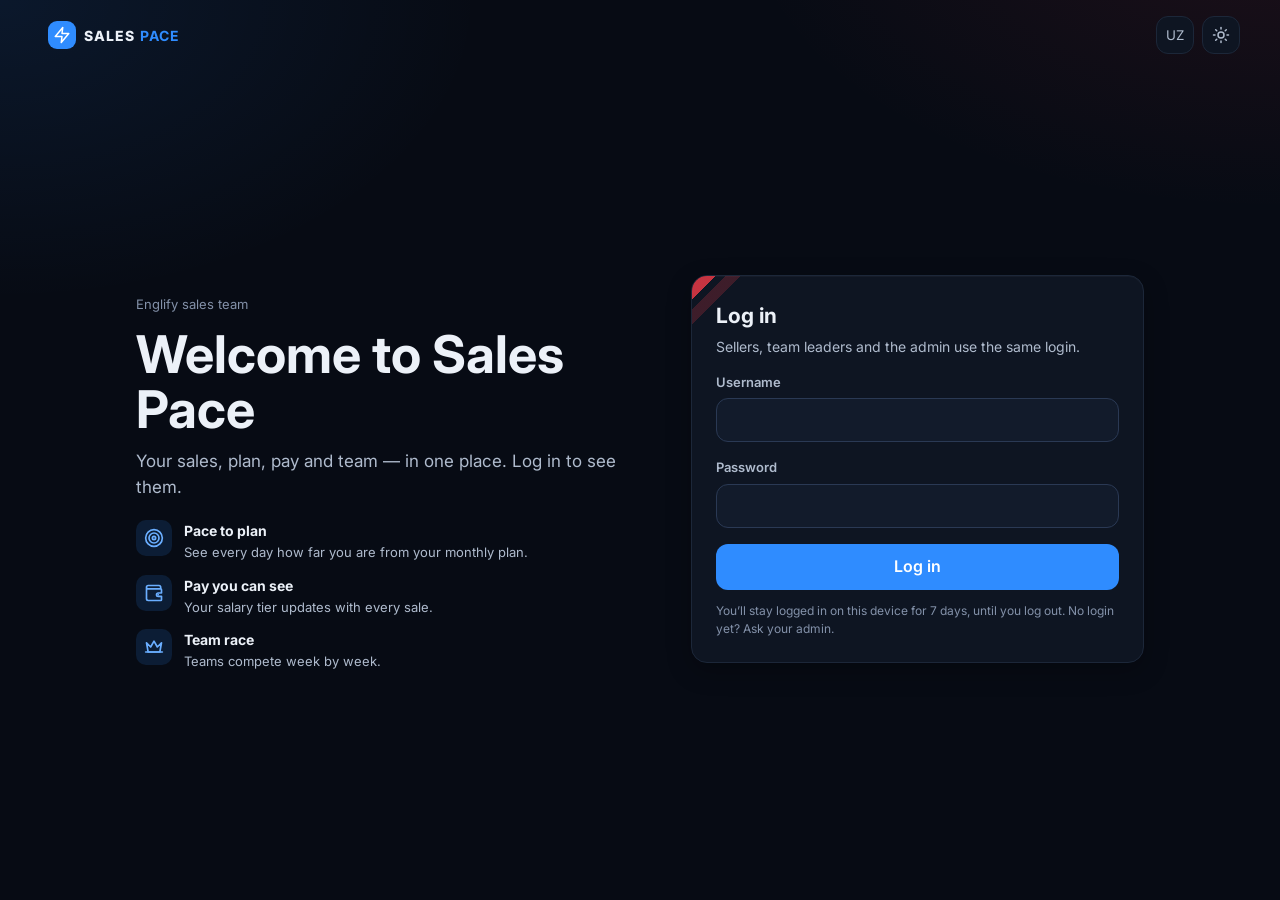
<file: site/index.html>
<!DOCTYPE html>
<html lang="en" data-theme="dark">
<head>
<meta charset="UTF-8">
<meta name="viewport" content="width=device-width, initial-scale=1.0, viewport-fit=cover">
<title>Sales Pace</title>
<meta name="theme-color" content="#070B14">
<script>
  // Apply the saved theme and language before the page paints (no flash).
  (function(){ try{
    var t = localStorage.getItem('salesPace.theme'); if (t === 'light' || t === 'dark') document.documentElement.setAttribute('data-theme', t);
    var l = localStorage.getItem('salesPace.lang'); if (l === 'uz' || l === 'en') document.documentElement.setAttribute('lang', l);
  }catch(e){} })();
</script>
<link rel="preconnect" href="https://fonts.googleapis.com">
<link rel="preconnect" href="https://fonts.gstatic.com" crossorigin>
<link href="https://fonts.googleapis.com/css2?family=Inter:wght@400;500;600;700&family=Plus+Jakarta+Sans:wght@600;700;800&display=swap" rel="stylesheet">
<link rel="stylesheet" href="pace-ui.css?v=8c9815c2dc">
</head>
<body>
<div id="app" class="boot">Loading…</div>

<script>
  // Your Apps Script Web App URL (ends in /exec). This is the ONLY place it goes.
  window.SALES_PACE_SCRIPT_URL = 'PASTE_YOUR_APPS_SCRIPT_WEB_APP_URL_HERE';
</script>
<script src="pace-lib.js?v=02c25605f2"></script>
<script src="i18n.js?v=13d842b0b6"></script>
<script src="app.js?v=6aff0ec0fa"></script>
</body>
</html>
</file>
<file: site/pace-ui.css>
/* ============================================================
   Sales Pace — design system
   Direction: the "Bold & Modern" mockup. Deep graphite-navy,
   blue for progress and actions, red reserved for the brand mark,
   the active page and bad news. Dark by default, light on request.
   ============================================================ */

:root,
:root[data-theme="dark"]{
  color-scheme: dark;
  --bg:            #070B14;
  --bg-glow-a:     rgba(47,140,255,0.10);
  --bg-glow-b:     rgba(230,57,70,0.10);
  --sidebar:       #0A101C;
  --surface:       #0E1522;
  --surface-2:     #121B2B;
  --surface-3:     #182336;
  --border:        #1C2739;
  --border-strong: #2A3954;
  --ink:           #ECF1F8;
  --ink-soft:      #AFBBCD;
  --ink-faint:     #8391A9;
  --accent:        #2F8CFF;
  --accent-hover:  #4F9DFF;
  --accent-text:   #6AAEFF;
  --accent-bg:     rgba(47,140,255,0.14);
  --on-accent:     #FFFFFF;
  --brand:         #E63946;
  --bad:           #FF6B6B;
  --bad-solid:     #EF4444;
  --bad-bg:        rgba(239,68,68,0.14);
  --risk:          #FB923C;
  --risk-bg:       rgba(249,115,22,0.15);
  --warn:          #F7C04F;
  --warn-bg:       rgba(245,181,68,0.14);
  --good:          #4ADE80;
  --good-solid:    #22C55E;
  --good-bg:       rgba(34,197,94,0.14);
  --track:         #1A2538;
  --overlay:       rgba(2,6,14,0.66);
  --shadow-1:      0 1px 0 rgba(255,255,255,0.03) inset, 0 8px 24px rgba(0,0,0,0.25);
  --shadow-2:      0 1px 0 rgba(255,255,255,0.04) inset, 0 16px 40px rgba(0,0,0,0.45);
  --slash:         rgba(230,57,70,0.85);
  --slash-soft:    rgba(230,57,70,0.22);
  --ch-grid:       rgba(148,163,184,0.13);
  --ch-axis:       #7C8AA2;
  --ch-plan:       #2F8CFF;
  --ch-reward:     #F5B544;
  --ch-area-bottom: rgba(14,21,34,0);
  --cc-bar:        rgba(148,163,184,0.55);
  --cc-line:       #F5A524;
  --violet:        #B79CFF;
  --violet-solid:  #8B5CF6;
  --violet-bg:     rgba(139,92,246,0.16);
}

:root[data-theme="light"]{
  color-scheme: light;
  --bg:            #EEF2F8;
  --bg-glow-a:     rgba(29,111,224,0.06);
  --bg-glow-b:     rgba(214,40,57,0.05);
  --sidebar:       #FFFFFF;
  --surface:       #FFFFFF;
  --surface-2:     #F5F7FB;
  --surface-3:     #EBF0F7;
  --border:        #DCE3EE;
  --border-strong: #C5D0E0;
  --ink:           #0E1726;
  --ink-soft:      #3D4A60;
  --ink-faint:     #5C6980;
  --accent:        #1D6FE0;
  --accent-hover:  #1559B8;
  --accent-text:   #1559B8;
  --accent-bg:     #E5EFFF;
  --on-accent:     #FFFFFF;
  --brand:         #D62839;
  --bad:           #C21F30;
  --bad-solid:     #D62839;
  --bad-bg:        #FDEBED;
  --risk:          #B54A07;
  --risk-bg:       #FFEDE0;
  --warn:          #8F5B00;
  --warn-bg:       #FFF3D9;
  --good:          #0B7A37;
  --good-solid:    #12924A;
  --good-bg:       #E3F5EA;
  --track:         #E2E8F1;
  --overlay:       rgba(14,23,38,0.42);
  --shadow-1:      0 1px 2px rgba(14,23,38,0.05), 0 4px 14px rgba(14,23,38,0.05);
  --shadow-2:      0 2px 4px rgba(14,23,38,0.06), 0 14px 32px rgba(14,23,38,0.10);
  --slash:         rgba(214,40,57,0.75);
  --slash-soft:    rgba(214,40,57,0.10);
  --ch-grid:       rgba(14,23,38,0.08);
  --ch-axis:       #5C6980;
  --ch-plan:       #1D6FE0;
  --ch-reward:     #C98A08;
  --ch-area-bottom: rgba(255,255,255,0);
  --cc-bar:        rgba(71,85,105,0.38);
  --cc-line:       #D98A00;
  --violet:        #6D28D9;
  --violet-solid:  #7C3AED;
  --violet-bg:     #EFE7FF;
}

:root{
  --font-display: "Plus Jakarta Sans", "Inter", system-ui, -apple-system, "Segoe UI", sans-serif;
  --font-body:    "Inter", system-ui, -apple-system, "Segoe UI", Roboto, sans-serif;
  --text-xs: 12px; --text-sm: 13px; --text-md: 14px; --text-lg: 16px;
  --text-xl: 20px; --text-2xl: 26px; --text-3xl: 34px;
  --sp-1: 4px; --sp-2: 8px; --sp-3: 12px; --sp-4: 16px; --sp-5: 20px; --sp-6: 24px; --sp-8: 32px;
  --r-sm: 8px; --r-md: 12px; --r-lg: 16px; --r-pill: 999px;
  --ease: cubic-bezier(0.22, 1, 0.36, 1);
  --sidebar-w: 252px;
  --topbar-h: 64px;
}

/* ---------- base ---------- */
*{ box-sizing: border-box; }
html, body{ margin: 0; padding: 0; }
body{
  min-height: 100vh;
  background:
    radial-gradient(900px 500px at 100% -10%, var(--bg-glow-b), transparent 60%),
    radial-gradient(800px 500px at 0% 0%, var(--bg-glow-a), transparent 60%),
    var(--bg);
  background-attachment: fixed;
  color: var(--ink);
  font-family: var(--font-body);
  font-size: var(--text-md);
  line-height: 1.5;
  -webkit-font-smoothing: antialiased;
  text-rendering: optimizeLegibility;
}
#app.boot{ padding: 40px; color: var(--ink-faint); }
a{ color: var(--accent-text); }
button{ font-family: inherit; }
code{
  font-size: 0.88em; background: var(--surface-2); border: 1px solid var(--border);
  border-radius: 6px; padding: 1px 6px; color: var(--accent-text);
}
.num{ font-variant-numeric: tabular-nums; font-feature-settings: "tnum" 1; }
.icon{ width: 18px; height: 18px; flex-shrink: 0; }
.sr-only{ position: absolute; width: 1px; height: 1px; padding: 0; margin: -1px; overflow: hidden; clip: rect(0 0 0 0); white-space: nowrap; border: 0; }
.muted{ color: var(--ink-faint); font-weight: 400; }
.align-right{ text-align: right; }

:focus{ outline: none; }
:focus-visible{ outline: 2px solid var(--accent); outline-offset: 2px; border-radius: var(--r-sm); }

/* ---------- app shell ---------- */
.app{ display: grid; grid-template-columns: var(--sidebar-w) minmax(0, 1fr); min-height: 100vh; }
/* keeps the sidebar column painted the full page height on long pages */
@media (min-width: 961px){ .app{ background: linear-gradient(to right, var(--sidebar) calc(var(--sidebar-w) - 1px), var(--border) calc(var(--sidebar-w) - 1px), var(--border) var(--sidebar-w), transparent var(--sidebar-w)); } }

.sidebar{
  position: sticky; top: 0; height: 100vh; overflow-y: auto;
  display: flex; flex-direction: column; gap: var(--sp-5);
  background: var(--sidebar); border-right: 1px solid var(--border);
  padding: var(--sp-5) var(--sp-3) var(--sp-4);
}
.brand{ display: flex; align-items: center; gap: var(--sp-3); padding: 0 var(--sp-2); text-decoration: none; color: var(--ink); }
.brand-mark{
  display: inline-grid; place-items: center; width: 34px; height: 34px; border-radius: 10px;
  background: linear-gradient(135deg, var(--brand), #9B1C2A); color: #fff; flex-shrink: 0;
  box-shadow: 0 6px 18px rgba(230,57,70,0.35);
}
.brand-mark svg{ width: 18px; height: 18px; }
.brand-name{ font-family: var(--font-display); font-weight: 800; font-size: 15px; letter-spacing: 0.08em; text-transform: uppercase; }
.brand-name b{ color: var(--brand); font-weight: 800; }

.nav{ display: flex; flex-direction: column; gap: 2px; }
.nav-label{
  font-size: 11px; font-weight: 700; letter-spacing: 0.1em; text-transform: uppercase;
  color: var(--ink-faint); padding: var(--sp-2) var(--sp-3) var(--sp-1);
}
.nav-item{
  position: relative; display: flex; align-items: center; gap: var(--sp-3);
  padding: 10px var(--sp-3); border-radius: var(--r-md);
  color: var(--ink-soft); text-decoration: none; font-weight: 600; font-size: var(--text-md);
  border: 0; background: none; width: 100%; text-align: left; cursor: pointer;
  transition: background .15s var(--ease), color .15s var(--ease);
}
.nav-item:hover{ background: var(--surface-2); color: var(--ink); }
.nav-item.active{ background: var(--surface-2); color: var(--ink); }
.nav-item.active::before{
  content: ""; position: absolute; left: -12px; top: 8px; bottom: 8px; width: 3px;
  border-radius: 0 3px 3px 0; background: var(--brand);
}
.nav-item.active .icon{ color: var(--brand); }
.nav-item .nav-meta{ margin-left: auto; font-size: var(--text-xs); color: var(--ink-faint); font-weight: 500; }

.seller-nav{ display: flex; flex-direction: column; gap: 1px; max-height: 320px; overflow-y: auto; }
.seller-link{
  display: flex; align-items: center; gap: var(--sp-3); padding: 7px var(--sp-3);
  border-radius: var(--r-sm); color: var(--ink-soft); text-decoration: none; font-size: var(--text-sm); font-weight: 600;
}
.seller-link:hover{ background: var(--surface-2); color: var(--ink); }
.seller-link.active{ background: var(--accent-bg); color: var(--ink); }
.seller-link .name{ flex: 1; min-width: 0; overflow: hidden; text-overflow: ellipsis; white-space: nowrap; }
.risk-dot{ width: 8px; height: 8px; border-radius: 50%; flex-shrink: 0; background: var(--ink-faint); }
.risk-dot.ontrack{ background: var(--good-solid); }
.risk-dot.needsattention{ background: var(--warn); }
.risk-dot.atrisk{ background: var(--risk); }
.risk-dot.critical{ background: var(--bad-solid); box-shadow: 0 0 0 3px var(--bad-bg); }

.sidebar-foot{ margin-top: auto; display: flex; flex-direction: column; gap: var(--sp-2); }
.sidebar-foot .btn{ text-decoration: none; }
.sidebar-user{
  display: flex; align-items: center; gap: var(--sp-3);
  padding: var(--sp-3); border: 1px solid var(--border); border-radius: var(--r-md); background: var(--surface);
}
.who{ flex: 1; min-width: 0; }
.who-name{ font-weight: 700; font-size: var(--text-sm); overflow: hidden; text-overflow: ellipsis; white-space: nowrap; }
.who-role{ font-size: var(--text-xs); color: var(--ink-faint); }

.avatar{
  display: inline-grid; place-items: center; width: 34px; height: 34px; border-radius: 50%; flex-shrink: 0;
  background: var(--accent-bg); color: var(--accent-text); font-weight: 700; font-size: var(--text-sm);
  font-family: var(--font-display);
}
.avatar.sm{ width: 26px; height: 26px; font-size: 11px; }
.avatar.lg{ width: 52px; height: 52px; font-size: var(--text-xl); }
.avatar.admin{ background: var(--bad-bg); color: var(--bad); }

.icon-btn{
  display: inline-grid; place-items: center; width: 38px; height: 38px; flex-shrink: 0;
  border-radius: var(--r-md); border: 1px solid var(--border); background: var(--surface); color: var(--ink-soft); cursor: pointer;
  transition: background .15s var(--ease), color .15s var(--ease), border-color .15s var(--ease);
}
.icon-btn:hover{ background: var(--surface-2); color: var(--ink); border-color: var(--border-strong); }
.icon-btn.plain{ border-color: transparent; background: none; }

.main{ min-width: 0; display: flex; flex-direction: column; }
.topbar{
  position: sticky; top: env(safe-area-inset-top, 0px); z-index: 30; overflow: hidden;
  display: flex; align-items: center; gap: var(--sp-3);
  min-height: var(--topbar-h); padding: var(--sp-2) var(--sp-6);
  background: color-mix(in srgb, var(--bg) 82%, transparent);
  backdrop-filter: blur(14px); -webkit-backdrop-filter: blur(14px);
  border-bottom: 1px solid var(--border);
}
/* signature: red diagonal bands, top-right of the bar */
.topbar::after{
  content: ""; position: absolute; right: 18%; top: -10px; width: 180px; height: 90px; pointer-events: none;
  background: linear-gradient(115deg, transparent 0 30%, var(--slash-soft) 30% 48%, transparent 48% 56%, var(--slash-soft) 56% 64%, transparent 64%);
}
.topbar-title{ flex: 1; min-width: 0; display: flex; align-items: center; gap: var(--sp-3); overflow: hidden; }
.topbar-title .crumb{
  font-family: var(--font-display); font-size: 13px; font-weight: 800; letter-spacing: 0.12em; text-transform: uppercase;
  white-space: nowrap; overflow: hidden; text-overflow: ellipsis;
}
.topbar-title .crumb b{ color: var(--brand); }
.topbar-title .crumb span{ color: var(--ink-faint); font-weight: 700; }
.topbar-right{ position: relative; z-index: 1; display: flex; align-items: center; gap: var(--sp-2); }
.topbar .btn{ text-decoration: none; }
.sync-status{ font-size: var(--text-xs); color: var(--ink-faint); white-space: nowrap; margin-right: var(--sp-2); }
.sync-status .btn-link{ font-size: inherit; }
.sync-status.err{ color: var(--bad); }
.user-chip{
  display: inline-flex; align-items: center; gap: var(--sp-2); padding: 4px 10px 4px 4px;
  border: 1px solid var(--border); border-radius: var(--r-pill); background: var(--surface);
  font-size: var(--text-sm); font-weight: 600; color: var(--ink);
}
.menu-btn{ display: none; }
.content{ width: 100%; max-width: 1180px; margin: 0 auto; padding: var(--sp-6) var(--sp-6) 80px; }
.scrim{ display: none; }
.bottom-nav{ display: none; }

/* ---------- page header ---------- */
.page-head{ display: flex; align-items: flex-end; justify-content: space-between; gap: var(--sp-4); flex-wrap: wrap; margin-bottom: var(--sp-5); }
.page-head .eyebrow{
  font-size: 12px; font-weight: 700; letter-spacing: 0.12em; text-transform: uppercase; color: var(--accent-text);
}
.page-head h1{
  font-family: var(--font-display); font-size: var(--text-3xl); font-weight: 800; letter-spacing: -0.02em;
  line-height: 1.15; margin: 4px 0 2px;
}
.page-head .sub{ color: var(--ink-faint); font-size: var(--text-md); }
.page-actions{ display: flex; gap: var(--sp-2); flex-wrap: wrap; }
.page-actions .btn{ text-decoration: none; }

/* ---------- cards ---------- */
.card{
  position: relative;
  background: var(--surface);
  border: 1px solid var(--border);
  border-radius: var(--r-lg);
  padding: var(--sp-5) var(--sp-6);
  margin-bottom: var(--sp-4);
  box-shadow: var(--shadow-1);
}
/* signature: red diagonal slash in the top-left corner of key sections */
.card.slash{ overflow: hidden; }
.card.slash::before{
  content: ""; position: absolute; left: 0; top: 0; width: 64px; height: 64px; pointer-events: none;
  background: linear-gradient(135deg, var(--slash) 0 18%, transparent 18% 26%, var(--slash-soft) 26% 38%, transparent 38%);
}
.card-head{ display: flex; align-items: center; justify-content: space-between; gap: var(--sp-3); flex-wrap: wrap; margin-bottom: var(--sp-4); }
.card-title{
  font-family: var(--font-display); font-size: 14px; font-weight: 800; letter-spacing: 0.08em; text-transform: uppercase;
  color: var(--ink); margin: 0; display: flex; align-items: center; gap: var(--sp-2);
}
.card-title.lg{ font-size: 17px; }
.card-title .icon{ color: var(--warn); }
.card p{ color: var(--ink-soft); font-size: var(--text-md); margin: 0 0 var(--sp-3); }
.card p:last-child{ margin-bottom: 0; }
.view-all{ font-size: var(--text-sm); font-weight: 600; color: var(--accent-text); text-decoration: none; white-space: nowrap; background: none; border: 0; cursor: pointer; padding: 0; }
.view-all:hover{ text-decoration: underline; }
.hint{ font-size: var(--text-xs) !important; color: var(--ink-faint) !important; margin-top: var(--sp-3) !important; }
.section-gap{ margin-top: var(--sp-6) !important; }

/* ---------- buttons ---------- */
.btn{
  display: inline-flex; align-items: center; justify-content: center; gap: var(--sp-2);
  font-size: var(--text-md); font-weight: 600; line-height: 1.2;
  border-radius: var(--r-md); border: 1px solid transparent;
  padding: 10px 16px; min-height: 40px; cursor: pointer; white-space: nowrap;
  background: var(--accent); color: var(--on-accent);
  transition: background .15s var(--ease), transform .15s var(--ease), box-shadow .15s var(--ease), border-color .15s var(--ease);
}
.btn:hover{ background: var(--accent-hover); box-shadow: 0 6px 18px rgba(47,140,255,0.25); }
.btn:active{ transform: translateY(1px); box-shadow: none; }
.btn:disabled{ opacity: 0.5; cursor: not-allowed; transform: none; box-shadow: none; }
.btn-ghost{ background: var(--surface); color: var(--ink); border-color: var(--border-strong); }
.btn-ghost:hover{ background: var(--surface-2); box-shadow: none; }
.btn-danger{ background: transparent; color: var(--bad); border-color: color-mix(in srgb, var(--bad-solid) 45%, transparent); }
.btn-danger:hover{ background: var(--bad-bg); box-shadow: none; }
.btn-danger-solid{ background: var(--bad-solid); color: #fff; }
.btn-danger-solid:hover{ background: var(--brand); box-shadow: 0 6px 18px rgba(239,68,68,0.3); }
.btn-sm{ padding: 6px 11px; min-height: 32px; font-size: var(--text-sm); border-radius: 10px; }
.btn-block{ width: 100%; min-height: 46px; font-size: var(--text-lg); }
.btn-link{
  background: none; border: none; padding: 0; font-size: var(--text-sm); font-weight: 600;
  color: var(--accent-text); cursor: pointer; text-decoration: none;
}
.btn-link:hover{ text-decoration: underline; }
.btn-link.danger{ color: var(--bad); }
.button-row{ display: flex; gap: var(--sp-2); flex-wrap: wrap; margin-top: var(--sp-4); }

/* ---------- forms ---------- */
.field{ margin-bottom: var(--sp-4); }
.field:last-child{ margin-bottom: 0; }
.field label, .label{
  display: block; font-size: var(--text-sm); font-weight: 600; color: var(--ink-soft); margin: 0 0 6px;
}
input[type="number"], input[type="date"], input[type="text"], input[type="password"], input[type="search"], select{
  width: 100%; min-height: 44px;
  font-family: var(--font-body); font-size: 15px; color: var(--ink);
  background: var(--surface-2); border: 1px solid var(--border-strong); border-radius: var(--r-md);
  padding: 10px 13px;
  transition: border-color .15s var(--ease), box-shadow .15s var(--ease), background .15s var(--ease);
}
input::placeholder{ color: var(--ink-faint); opacity: 0.8; }
input:hover, select:hover{ border-color: var(--ink-faint); }
input:focus, select:focus{ border-color: var(--accent); box-shadow: 0 0 0 3px var(--accent-bg); background: var(--surface); }
input.input-sm, select.input-sm{ min-height: 36px; padding: 6px 10px; font-size: var(--text-md); border-radius: 10px; }
input.amount-input{ font-family: var(--font-display); font-size: 20px; font-weight: 700; letter-spacing: 0.01em; }
.field-note{ font-size: var(--text-xs); margin-top: 6px; font-weight: 600; }
.field-note.ok{ color: var(--good); }
.field-note.short{ color: var(--bad); }
.form-grid{ display: grid; grid-template-columns: repeat(auto-fit, minmax(170px, 1fr)); gap: var(--sp-3) var(--sp-4); align-items: end; }
.form-grid .field{ margin: 0; }
.inline-form{ display: flex; gap: var(--sp-3); flex-wrap: wrap; align-items: flex-end; }
.inline-form .field{ flex: 1 1 160px; margin: 0; }
.check{ display: inline-flex; align-items: center; gap: var(--sp-2); font-size: var(--text-sm); color: var(--ink-soft); cursor: pointer; user-select: none; }
.check input{ width: 18px; height: 18px; accent-color: var(--accent); }
.form-narrow{ max-width: 560px; }

/* ---------- banners & toasts ---------- */
.banner{
  display: flex; justify-content: space-between; align-items: center; gap: var(--sp-3); flex-wrap: wrap;
  border-radius: var(--r-md); padding: var(--sp-3) var(--sp-4); font-size: var(--text-md); font-weight: 500;
  margin-bottom: var(--sp-4); border: 1px solid transparent;
}
.banner-success{ background: var(--good-bg); color: var(--good); border-color: color-mix(in srgb, var(--good-solid) 35%, transparent); }
.banner-error{ background: var(--bad-bg); color: var(--bad); border-color: color-mix(in srgb, var(--bad-solid) 40%, transparent); }
.banner-info{ background: var(--accent-bg); color: var(--accent-text); border-color: color-mix(in srgb, var(--accent) 35%, transparent); }
.banner-admin{
  background: linear-gradient(90deg, var(--bad-bg), transparent 70%), var(--surface);
  border-color: color-mix(in srgb, var(--bad-solid) 35%, transparent); color: var(--ink);
}
.banner-admin strong{ color: var(--bad); letter-spacing: 0.08em; text-transform: uppercase; font-size: var(--text-xs); margin-right: var(--sp-2); }
.toast-wrap{ position: fixed; left: 50%; bottom: 24px; transform: translateX(-50%); z-index: 90; pointer-events: none; width: min(460px, calc(100vw - 32px)); }
.toast{
  pointer-events: auto; display: flex; align-items: center; gap: var(--sp-3);
  background: var(--surface); color: var(--ink); border: 1px solid var(--border-strong);
  border-left: 4px solid var(--good-solid); border-radius: var(--r-md);
  padding: var(--sp-3) var(--sp-4); box-shadow: var(--shadow-2); font-weight: 600; font-size: var(--text-md);
  animation: toastIn .3s var(--ease);
}
.toast .icon{ color: var(--good); }
@keyframes toastIn{ from{ opacity: 0; transform: translateY(10px); } to{ opacity: 1; transform: none; } }

/* ---------- hero (target) ---------- */
.hero{ padding: var(--sp-6); }
.hero-top{ display: flex; justify-content: space-between; align-items: flex-start; gap: var(--sp-4); flex-wrap: wrap; }
.hero-label{ font-size: var(--text-md); font-weight: 600; color: var(--accent-text); }
.hero-amount{ font-family: var(--font-display); font-size: 40px; font-weight: 800; letter-spacing: -0.02em; line-height: 1.1; margin-top: 4px; }
.hero-amount small{ font-size: 0.5em; font-weight: 700; color: var(--ink-soft); margin-left: 4px; }
.hero-days{ display: flex; align-items: center; gap: var(--sp-3); text-align: right; }
.hero-days .icon-box{ display: grid; place-items: center; width: 40px; height: 40px; border-radius: var(--r-md); background: var(--surface-2); border: 1px solid var(--border); color: var(--ink-soft); }
.hero-days .big{ font-family: var(--font-display); font-size: var(--text-lg); font-weight: 700; }
.hero-days .small{ font-size: var(--text-xs); color: var(--ink-faint); }
.hero-foot{ display: flex; justify-content: space-between; gap: var(--sp-3); flex-wrap: wrap; font-size: var(--text-sm); color: var(--ink-soft); margin-top: var(--sp-2); }
.hero-foot strong{ color: var(--ink); font-weight: 700; }

/* signature track: progress with the three reward checkpoints */
.track-row{ display: flex; align-items: center; gap: var(--sp-3); margin-top: var(--sp-5); padding-bottom: 22px; }
.track{ position: relative; flex: 1; height: 12px; border-radius: var(--r-pill); background: var(--track); }
.track-fill{
  height: 100%; min-width: 6px; border-radius: var(--r-pill);
  background: linear-gradient(90deg, #1268E8, var(--accent));
  box-shadow: 0 0 16px rgba(47,140,255,0.45);
}
.track-fill.done{ background: linear-gradient(90deg, #15964C, var(--good-solid)); box-shadow: 0 0 16px rgba(34,197,94,0.4); }
.track-pct{ font-family: var(--font-display); font-size: var(--text-lg); font-weight: 800; min-width: 48px; text-align: right; }
.checkpoint{
  position: absolute; top: 50%; width: 3px; height: 22px; transform: translate(-50%, -50%);
  background: var(--ink-faint); border-radius: 2px; opacity: 0.8;
}
.checkpoint::after{
  content: attr(data-label); position: absolute; top: 25px; left: 50%; transform: translateX(-50%);
  font-size: 11px; font-weight: 700; color: var(--ink-faint); white-space: nowrap;
}
.checkpoint.hit{ background: var(--good-solid); opacity: 1; }
.checkpoint.hit::after{ color: var(--good); }
.track-wrap{ padding-bottom: 22px; }

/* ---------- action center ---------- */
.action-grid{ display: grid; grid-template-columns: repeat(4, minmax(0, 1fr)); gap: var(--sp-3); }
.action-tile{
  display: flex; align-items: center; gap: var(--sp-3); text-align: left; width: 100%;
  padding: var(--sp-4); border-radius: var(--r-md); cursor: pointer; color: var(--ink);
  background: var(--surface-2); border: 1px solid var(--border);
  transition: transform .15s var(--ease), box-shadow .15s var(--ease), border-color .15s var(--ease);
}
.action-tile:hover{ transform: translateY(-2px); box-shadow: var(--shadow-2); }
.action-tile:disabled{ cursor: default; }
.action-tile:disabled:hover{ transform: none; box-shadow: none; }
.action-tile .tile-icon{ display: grid; place-items: center; width: 34px; height: 34px; border-radius: 50%; flex-shrink: 0; color: #fff; }
.action-tile .tile-icon .icon{ width: 17px; height: 17px; }
.action-tile .count{ font-family: var(--font-display); font-size: 28px; font-weight: 800; line-height: 1; }
.action-tile .label{ font-size: var(--text-sm); font-weight: 600; color: var(--ink-soft); margin-top: 3px; }
.action-tile.tone-critical .tile-icon{ background: var(--bad-solid); }
.action-tile.tone-atrisk .tile-icon{ background: #F97316; }
.action-tile.tone-needsattention .tile-icon{ background: #E8A522; }
.action-tile.tone-ontrack .tile-icon{ background: var(--good-solid); }
.action-tile.tone-critical.has{ background: linear-gradient(135deg, var(--bad-bg), transparent 85%), var(--surface-2); border-color: color-mix(in srgb, var(--bad-solid) 50%, transparent); }
.action-tile.tone-atrisk.has{ background: linear-gradient(135deg, var(--risk-bg), transparent 85%), var(--surface-2); border-color: color-mix(in srgb, #F97316 45%, transparent); }
.action-tile.tone-needsattention.has{ background: linear-gradient(135deg, var(--warn-bg), transparent 85%), var(--surface-2); border-color: color-mix(in srgb, #E8A522 45%, transparent); }
.action-tile.tone-ontrack.has{ background: linear-gradient(135deg, var(--good-bg), transparent 85%), var(--surface-2); border-color: color-mix(in srgb, var(--good-solid) 45%, transparent); }
.action-tile.tone-critical.has .count{ color: var(--bad); }
.action-tile.tone-atrisk.has .count{ color: var(--risk); }
.action-tile.tone-needsattention.has .count{ color: var(--warn); }
.action-tile.tone-ontrack.has .count{ color: var(--good); }
.action-tile:not(.has){ opacity: 0.6; }
.action-tile.open{ outline: 2px solid var(--accent); outline-offset: 2px; }
.risk-list{ margin-top: var(--sp-4); border-top: 1px solid var(--border); padding-top: var(--sp-2); }
.risk-row{
  display: flex; justify-content: space-between; align-items: center; gap: var(--sp-3); flex-wrap: wrap;
  padding: 10px var(--sp-2); border-radius: var(--r-sm); text-decoration: none; color: var(--ink);
}
a.risk-row:hover{ background: var(--surface-2); }
.risk-row .who-cell{ display: flex; align-items: center; gap: var(--sp-3); font-weight: 700; }
.risk-row .reason{ color: var(--ink-faint); font-size: var(--text-sm); }
.risk-row .go{ color: var(--accent-text); font-size: var(--text-sm); font-weight: 600; white-space: nowrap; }

/* ---------- stat tiles ---------- */
.stat-grid{ display: grid; grid-template-columns: repeat(4, minmax(0, 1fr)); gap: var(--sp-3); margin-bottom: var(--sp-4); }
.stat-tile{
  background: var(--surface); border: 1px solid var(--border); border-radius: var(--r-lg);
  padding: var(--sp-4) var(--sp-5); box-shadow: var(--shadow-1); min-width: 0;
}
.stat-label{ font-size: var(--text-sm); font-weight: 600; color: var(--ink-soft); margin-bottom: 6px; }
.stat-value{ font-family: var(--font-display); font-size: var(--text-xl); font-weight: 800; letter-spacing: -0.01em; line-height: 1.2; overflow-wrap: anywhere; }
.stat-value small{ font-size: 0.6em; color: var(--ink-faint); font-weight: 700; }
.stat-sub{ font-size: var(--text-xs); color: var(--ink-faint); margin-top: 4px; }
.stat-tile.status-good{ border-color: color-mix(in srgb, var(--good-solid) 45%, transparent); background: linear-gradient(160deg, var(--good-bg), transparent 70%), var(--surface); }
.stat-tile.status-good .stat-value{ color: var(--good); }
.stat-tile.status-warn{ border-color: color-mix(in srgb, #E8A522 45%, transparent); background: linear-gradient(160deg, var(--warn-bg), transparent 70%), var(--surface); }
.stat-tile.status-warn .stat-value{ color: var(--warn); }
.stat-tile.status-bad{ border-color: color-mix(in srgb, var(--bad-solid) 45%, transparent); background: linear-gradient(160deg, var(--bad-bg), transparent 70%), var(--surface); }
.stat-tile.status-bad .stat-value{ color: var(--bad); }

/* ---------- chart ---------- */
.chart{ width: 100%; }
.chart svg{ display: block; overflow: visible; }
.chart-compact{ display: none !important; }
.ch-grid{ stroke: var(--ch-grid); stroke-width: 1; }
.ch-axis{ fill: var(--ch-axis); font-family: var(--font-body); font-weight: 500; }
.ch-bound{ stroke: var(--ch-grid); stroke-width: 1; stroke-dasharray: 4 4; }
.ch-today{ stroke: var(--ink-faint); stroke-width: 1; stroke-dasharray: 2 3; opacity: .7; }
.ch-today-label{ fill: var(--ink-faint); font-family: var(--font-body); font-weight: 600; }
.ch-plan{ fill: none; stroke: var(--ch-plan); stroke-width: 2; stroke-dasharray: 2 6; stroke-linecap: round; opacity: .85; }
.ch-reward{ fill: none; stroke: var(--ch-reward); stroke-width: 2; stroke-dasharray: 7 5; }
.ch-forecast{ fill: none; stroke-width: 2; stroke-dasharray: 5 4; stroke-linecap: round; }
.ch-forecast.good{ stroke: var(--good-solid); } .ch-forecast.warn{ stroke: #E8A522; } .ch-forecast.bad{ stroke: var(--bad-solid); }
.ch-forecast-dot.good{ fill: var(--good-solid); } .ch-forecast-dot.warn{ fill: #E8A522; } .ch-forecast-dot.bad{ fill: var(--bad-solid); }
.ch-actual{ fill: none; stroke-width: 3; stroke-linejoin: round; stroke-linecap: round; }
.ch-actual.good{ stroke: var(--good-solid); } .ch-actual.bad{ stroke: var(--bad-solid); }
.ch-actual-dot{ stroke: var(--surface); stroke-width: 3; }
.ch-actual-dot.good{ fill: var(--good-solid); } .ch-actual-dot.bad{ fill: var(--bad-solid); }
.ch-area-top.good{ stop-color: var(--good-solid); stop-opacity: .28; }
.ch-area-top.bad{ stop-color: var(--bad-solid); stop-opacity: .26; }
.ch-area-bottom{ stop-color: var(--ch-area-bottom); stop-opacity: 0; }
.legend{ display: flex; gap: var(--sp-4); flex-wrap: wrap; margin-top: var(--sp-3); font-size: var(--text-sm); color: var(--ink-soft); }
.legend span{ display: inline-flex; align-items: center; gap: 7px; }
.legend i{ display: inline-block; width: 18px; height: 0; border-top: 3px solid; border-radius: 2px; }
.legend i.dash{ border-top-style: dashed; border-top-width: 2px; }
.legend i.dot{ border-top-style: dotted; border-top-width: 3px; }

/* ---------- reward milestones ---------- */
.decade-grid{ display: grid; grid-template-columns: repeat(3, minmax(0, 1fr)); gap: var(--sp-3); }
.decade-card{ background: var(--surface-2); border: 1px solid var(--border); border-radius: var(--r-md); padding: var(--sp-4); min-width: 0; }
.decade-card.is-active{ border-color: color-mix(in srgb, #E8A522 45%, transparent); }
.decade-card.is-achieved{ border-color: color-mix(in srgb, var(--good-solid) 50%, transparent); background: linear-gradient(160deg, var(--good-bg), transparent 75%), var(--surface-2); }
.decade-card.is-missed{ border-color: color-mix(in srgb, var(--bad-solid) 40%, transparent); }
.d-head{ display: flex; justify-content: space-between; align-items: flex-start; gap: var(--sp-2); margin-bottom: var(--sp-3); }
.d-title{ font-family: var(--font-display); font-size: var(--text-lg); font-weight: 700; }
.d-pct{ font-size: var(--text-xs); color: var(--ink-faint); margin-top: 1px; }
.d-main{ font-family: var(--font-display); font-size: var(--text-xl); font-weight: 800; letter-spacing: -0.01em; }
.d-target{ font-size: var(--text-xs); color: var(--ink-faint); margin-top: 2px; }
.d-bar{ height: 6px; border-radius: var(--r-pill); background: var(--track); overflow: hidden; margin: var(--sp-3) 0 var(--sp-2); }
.d-bar span{ display: block; height: 100%; border-radius: var(--r-pill); background: var(--accent); }
.is-achieved .d-bar span{ background: var(--good-solid); }
.is-missed .d-bar span{ background: var(--bad-solid); }
.d-detail{ font-size: var(--text-sm); color: var(--ink-soft); }

/* ---------- pills ---------- */
.pill{
  display: inline-flex; align-items: center; gap: 5px;
  font-size: 11px; font-weight: 700; letter-spacing: 0.06em; text-transform: uppercase;
  padding: 3px 9px; border-radius: var(--r-pill); white-space: nowrap; line-height: 1.5;
  background: var(--surface-3); color: var(--ink-soft);
}
.pill.upcoming{ background: var(--accent-bg); color: var(--accent-text); }
.pill.active{ background: var(--warn-bg); color: var(--warn); }
.pill.achieved, .pill.ok, .pill.ontrack{ background: var(--good-bg); color: var(--good); }
.pill.missed, .pill.short, .pill.critical{ background: var(--bad-bg); color: var(--bad); }
.pill.needsattention{ background: var(--warn-bg); color: var(--warn); }
.pill.atrisk{ background: var(--risk-bg); color: var(--risk); }
.pill.role-admin{ background: var(--bad-bg); color: var(--bad); }
.pill.role-seller{ background: var(--accent-bg); color: var(--accent-text); }
.pill.role-leader{ background: var(--good-bg); color: var(--good); }
.pill.demo{ background: var(--warn-bg); color: var(--warn); }
.pill.plain{ text-transform: none; letter-spacing: 0; font-size: var(--text-xs); }

/* ---------- tables ---------- */
.table-wrap{ overflow: auto; max-height: 420px; -webkit-overflow-scrolling: touch; margin: 0 calc(var(--sp-2) * -1); }
.table-wrap.tall{ max-height: 640px; }
.table-wrap.free{ max-height: none; }
table{ width: 100%; border-collapse: collapse; font-size: var(--text-md); }
th{
  position: sticky; top: 0; z-index: 1; background: var(--surface);
  text-align: left; font-size: var(--text-xs); font-weight: 700; letter-spacing: 0.04em; text-transform: uppercase;
  color: var(--ink-faint); padding: 10px var(--sp-2); border-bottom: 1px solid var(--border); white-space: nowrap;
}
td{ padding: 11px var(--sp-2); border-bottom: 1px solid var(--border); vertical-align: middle; }
tbody tr{ transition: background .12s var(--ease); }
tbody tr:hover{ background: var(--surface-2); }
tbody tr:last-child td{ border-bottom: none; }
tr.clickable{ cursor: pointer; }
tr.is-me td{ background: var(--accent-bg); }
.empty-row td{ color: var(--ink-faint); text-align: center; padding: var(--sp-6) var(--sp-2); }
.amt-cell{ font-weight: 700; white-space: nowrap; font-variant-numeric: tabular-nums; }
.date-cell{ color: var(--ink-soft); white-space: nowrap; font-variant-numeric: tabular-nums; }
.actions-cell{ white-space: nowrap; text-align: right; }
.actions-cell .btn-sm + .btn-sm{ margin-left: 6px; }
.th-sub{ font-weight: 500; text-transform: none; letter-spacing: 0; }
.clip{ max-width: 240px; overflow: hidden; text-overflow: ellipsis; white-space: nowrap; }
.sub-row td{ background: var(--surface-2); }
.person{ display: inline-flex; align-items: center; gap: var(--sp-2); font-weight: 600; color: var(--ink); text-decoration: none; }
a.person:hover{ color: var(--accent-text); }
.rank-cell{ width: 52px; }
.medal{
  display: inline-grid; place-items: center; width: 26px; height: 26px; border-radius: 50%;
  font-family: var(--font-display); font-size: 12px; font-weight: 800; color: var(--ink-soft); background: var(--surface-3);
}
.medal.m1{ background: linear-gradient(135deg, #FFD966, #E0A100); color: #4A3300; }
.medal.m2{ background: linear-gradient(135deg, #E7ECF5, #9DA9BC); color: #1E2633; }
.medal.m3{ background: linear-gradient(135deg, #F2B88A, #B8652A); color: #3E1C04; }
.pct-cell{ display: flex; align-items: center; gap: var(--sp-2); min-width: 120px; }
.mini-track{ height: 6px; flex: 1; min-width: 60px; border-radius: var(--r-pill); background: var(--track); overflow: hidden; }
.mini-track > span{ display: block; height: 100%; border-radius: var(--r-pill); background: var(--accent); }
.mini-track > span.done{ background: var(--good-solid); }
.filter-row{ display: flex; gap: var(--sp-3); flex-wrap: wrap; align-items: flex-end; margin-bottom: var(--sp-4); }
.filter-row .field{ margin: 0; flex: 0 1 220px; }
.filter-summary{ margin-left: auto; text-align: right; font-size: var(--text-sm); color: var(--ink-soft); }
.filter-summary strong{ font-family: var(--font-display); font-size: var(--text-lg); color: var(--ink); display: block; }

/* ---------- tabs ---------- */
.tab-row{ display: flex; gap: 4px; margin-bottom: var(--sp-5); padding: 4px; background: var(--surface); border: 1px solid var(--border); border-radius: var(--r-md); width: max-content; max-width: 100%; overflow-x: auto; }
.tab-btn{
  background: none; border: 0; color: var(--ink-soft); font-size: var(--text-md); font-weight: 600;
  padding: 8px 14px; border-radius: 9px; cursor: pointer; white-space: nowrap; text-decoration: none;
  transition: background .15s var(--ease), color .15s var(--ease);
}
.tab-btn:hover{ color: var(--ink); background: var(--surface-2); }
.tab-btn.active{ background: var(--accent); color: var(--on-accent); }

/* ---------- misc layout ---------- */
.two-col{ display: grid; grid-template-columns: minmax(0, 360px) minmax(0, 1fr); gap: var(--sp-4); align-items: start; }
.two-col > *{ min-width: 0; }
.two-col .sticky{ position: sticky; top: calc(var(--topbar-h) + var(--sp-4)); }
.quick-actions{ display: flex; gap: var(--sp-2); flex-wrap: wrap; }
.quick-actions .btn{ text-decoration: none; }
.rank-line{ display: flex; justify-content: space-between; align-items: center; gap: var(--sp-3); }
.big-number{ font-family: var(--font-display); font-size: var(--text-2xl); font-weight: 800; letter-spacing: -0.01em; }
.kicker{ font-size: var(--text-sm); color: var(--ink-faint); }
.empty{ color: var(--ink-faint); font-size: var(--text-md); }
.empty-state{ text-align: center; padding: var(--sp-8) var(--sp-4); }
.empty-state .icon{ width: 36px; height: 36px; color: var(--ink-faint); margin-bottom: var(--sp-2); }
.week-strip{ display: grid; grid-template-columns: repeat(7, minmax(0, 1fr)); gap: 6px; }
.day-chip{ text-align: center; padding: 8px 2px; border-radius: 10px; background: var(--surface-2); border: 1px solid var(--border); font-size: 11px; color: var(--ink-faint); }
.day-chip b{ display: block; font-family: var(--font-display); font-size: var(--text-md); color: var(--ink); margin-top: 2px; }
.day-chip.ok{ background: var(--good-bg); border-color: color-mix(in srgb, var(--good-solid) 40%, transparent); }
.day-chip.ok b{ color: var(--good); }
.day-chip.short{ background: var(--bad-bg); border-color: color-mix(in srgb, var(--bad-solid) 35%, transparent); }
.day-chip.short b{ color: var(--bad); }
.day-chip.sel{ outline: 2px solid var(--accent); outline-offset: 1px; }
button.day-chip{ cursor: pointer; font-family: inherit; }

/* ---------- team cards ---------- */
.team-grid{ display: grid; grid-template-columns: repeat(auto-fill, minmax(260px, 1fr)); gap: var(--sp-3); }
.seller-card{
  display: flex; flex-direction: column; gap: var(--sp-3);
  background: var(--surface); border: 1px solid var(--border); border-radius: var(--r-lg); padding: var(--sp-4);
  box-shadow: var(--shadow-1); transition: border-color .15s var(--ease), transform .15s var(--ease);
}
.seller-card:hover{ border-color: var(--border-strong); transform: translateY(-2px); }
.seller-card .top{ display: flex; align-items: center; gap: var(--sp-3); }
.seller-card .name{ font-family: var(--font-display); font-weight: 700; font-size: var(--text-lg); }
.seller-card .meta{ font-size: var(--text-xs); color: var(--ink-faint); }
.seller-card .nums{ display: flex; justify-content: space-between; font-size: var(--text-sm); color: var(--ink-soft); }
.seller-card .nums strong{ color: var(--ink); font-family: var(--font-display); }
.seller-card .btn{ text-decoration: none; }

/* ---------- workspace header ---------- */
.ws-head{ display: flex; align-items: center; gap: var(--sp-4); flex-wrap: wrap; }
.ws-head .ws-name{ font-family: var(--font-display); font-size: var(--text-2xl); font-weight: 800; letter-spacing: -0.01em; }
.ws-head .ws-meta{ display: flex; gap: var(--sp-2); flex-wrap: wrap; margin-top: 4px; }
.ws-switch{ margin-left: auto; display: flex; gap: var(--sp-2); align-items: center; }
.ws-switch select{ min-width: 180px; }
.danger-zone{ border-color: color-mix(in srgb, var(--bad-solid) 35%, transparent); }

/* ---------- theme choice ---------- */
.theme-grid{ display: grid; grid-template-columns: repeat(2, minmax(0, 1fr)); gap: var(--sp-3); max-width: 520px; }
.theme-opt{
  display: flex; flex-direction: column; gap: var(--sp-2); padding: var(--sp-3); cursor: pointer; text-align: left;
  border-radius: var(--r-md); border: 2px solid var(--border); background: var(--surface-2); color: var(--ink); font-weight: 600;
}
.theme-opt.sel{ border-color: var(--accent); }
.theme-swatch{ height: 64px; border-radius: 10px; border: 1px solid var(--border); position: relative; overflow: hidden; }
.theme-swatch.dark{ background: linear-gradient(135deg, #0E1522 60%, #E63946 60% 66%, #0E1522 66%); }
.theme-swatch.light{ background: linear-gradient(135deg, #FFFFFF 60%, #D62839 60% 66%, #FFFFFF 66%); }
.theme-swatch::after{ content: ""; position: absolute; left: 10px; right: 30%; bottom: 12px; height: 8px; border-radius: 4px; background: #2F8CFF; }

/* ---------- login ---------- */
.login-wrap{ max-width: 440px; margin: 24px auto; }
.login-wrap .card{ padding: var(--sp-6); }
.demo-accounts{ display: grid; grid-template-columns: repeat(2, minmax(0, 1fr)); gap: 6px; margin-top: var(--sp-3); }
.demo-acc{
  display: flex; flex-direction: column; align-items: flex-start; gap: 1px; padding: 8px 10px; cursor: pointer; text-align: left;
  border-radius: 10px; border: 1px solid var(--border); background: var(--surface-2); color: var(--ink);
}
.demo-acc:hover{ border-color: var(--accent); }
.demo-acc b{ font-size: var(--text-sm); }
.demo-acc span{ font-size: 11px; color: var(--ink-faint); }
.demo-acc.admin{ grid-column: 1 / -1; border-color: color-mix(in srgb, var(--bad-solid) 35%, transparent); }

/* ---------- modal ---------- */
.modal-layer{ position: fixed; inset: 0; z-index: 80; display: grid; place-items: center; padding: var(--sp-4); background: var(--overlay); backdrop-filter: blur(4px); -webkit-backdrop-filter: blur(4px); animation: fadeIn .18s var(--ease); }
.modal{
  width: 100%; max-width: 460px; max-height: calc(100vh - 32px); overflow-y: auto;
  background: var(--surface); border: 1px solid var(--border-strong); border-radius: 20px;
  padding: var(--sp-6); box-shadow: var(--shadow-2); animation: popIn .22s var(--ease);
}
.modal-head{ display: flex; justify-content: space-between; align-items: center; gap: var(--sp-3); margin-bottom: var(--sp-4); }
.modal-head h2{ font-family: var(--font-display); font-size: var(--text-xl); font-weight: 800; margin: 0; }
.modal p{ color: var(--ink-soft); margin: 0 0 var(--sp-4); }
.modal-actions{ display: flex; justify-content: flex-end; gap: var(--sp-2); margin-top: var(--sp-5); flex-wrap: wrap; }
@keyframes fadeIn{ from{ opacity: 0; } to{ opacity: 1; } }
@keyframes popIn{ from{ opacity: 0; transform: translateY(8px) scale(.98); } to{ opacity: 1; transform: none; } }

/* ---------- bulk entry ---------- */
.bulk-row td{ padding-top: 8px; padding-bottom: 8px; }
.bulk-row input{ max-width: 220px; margin-left: auto; display: block; text-align: right; }
.bulk-foot{ display: flex; justify-content: space-between; align-items: center; gap: var(--sp-3); flex-wrap: wrap; margin-top: var(--sp-4); padding-top: var(--sp-4); border-top: 1px solid var(--border); }
.bulk-total{ font-family: var(--font-display); font-weight: 800; font-size: var(--text-xl); }

/* ---------- layout helpers (v2) ---------- */
.grid-2{ display: grid; grid-template-columns: repeat(2, minmax(0, 1fr)); gap: var(--sp-4); align-items: start; margin-bottom: var(--sp-4); }
.grid-2 > *{ min-width: 0; }
.grid-2 > .card{ margin-bottom: 0; height: 100%; }
.quick-actions{ margin-bottom: var(--sp-4); }
.stack-gap{ margin-top: 6px; }
.seller-card .card-actions{ display: flex; gap: var(--sp-2); margin-top: auto; }
.seller-card .card-actions > *{ flex: 1; }
.seller-card a.name{ display: block; color: var(--ink); text-decoration: none; overflow: hidden; text-overflow: ellipsis; white-space: nowrap; }
.seller-card a.name:hover{ color: var(--accent-text); }
.toast.error{ border-left-color: var(--bad-solid); }
.toast.error .icon{ color: var(--bad); }
.modal-context{ font-size: var(--text-sm) !important; color: var(--ink-faint) !important; margin: -6px 0 var(--sp-4) !important; }
.modal .check{ margin-top: var(--sp-1); }
.compliance-cell{ white-space: nowrap; }
.compliance-cell.ok{ color: var(--good); font-weight: 700; }
.compliance-cell.short{ color: var(--bad); font-weight: 700; }
.compliance-cell.none{ color: var(--ink-faint); }
.sidebar .pill.demo{ align-self: flex-start; margin-left: var(--sp-2); }
a.user-chip{ text-decoration: none; }
a.user-chip:hover{ border-color: var(--border-strong); }
.ws-card .ws-head .avatar.lg{ background: linear-gradient(135deg, var(--accent), #1D4FB8); color: #fff; }
body.modal-open{ overflow: hidden; }

/* ---------- v3: months, pay, classes, language ---------- */
.month-switch{ display: flex; align-items: center; gap: 6px; flex-wrap: wrap; }
.month-switch select{ width: auto; min-width: 150px; min-height: 38px; padding: 6px 12px; font-weight: 600; }
.month-switch .icon-btn:disabled{ opacity: .4; cursor: default; }
.toolbar{ display: flex; justify-content: flex-end; margin-bottom: var(--sp-4); }
.lang-toggle{ font-family: var(--font-display); font-weight: 800; font-size: 12px; letter-spacing: .04em; color: var(--ink); }
.lang-opt{ align-items: flex-start; }
.lang-opt .lang-big{ font-family: var(--font-display); font-size: 22px; font-weight: 800; color: var(--accent-text); }

.pay-card .pay-top{ display: flex; justify-content: space-between; align-items: flex-end; gap: var(--sp-4); flex-wrap: wrap; margin-bottom: var(--sp-3); }
.pay-total{ font-family: var(--font-display); font-size: 30px; font-weight: 800; letter-spacing: -0.02em; line-height: 1.15; color: var(--good); }
.pay-break{ font-size: var(--text-sm); color: var(--ink-soft); margin-top: 2px; }
.pay-proj{ text-align: right; }
.next-tier{
  display: flex; gap: var(--sp-2); align-items: flex-start; margin: var(--sp-3) 0;
  padding: var(--sp-3) var(--sp-4); border-radius: var(--r-md);
  background: var(--accent-bg); color: var(--ink); border: 1px solid color-mix(in srgb, var(--accent) 35%, transparent);
  font-size: var(--text-sm); font-weight: 600;
}
.next-tier .icon{ color: var(--accent-text); margin-top: 1px; }
table.ladder td, table.ladder th{ padding-top: 8px; padding-bottom: 8px; }
table.ladder tr.is-me td{ background: var(--good-bg); font-weight: 700; }

.pill.cls{ min-width: 24px; justify-content: center; letter-spacing: 0; }
.pill.cls-C{ background: var(--violet-bg); color: var(--violet); }
.pill.cls-G{ background: var(--accent-bg); color: var(--accent-text); }
.pill.cls-O{ background: var(--good-bg); color: var(--good); }
.pill.cls-A{ background: var(--warn-bg); color: var(--warn); }
.pill.cls-B{ background: var(--risk-bg); color: var(--risk); }
.pill.cat-C{ background: var(--violet-bg); color: var(--violet); }
.pill.cat-OTHER{ background: var(--accent-bg); color: var(--accent-text); }
.mix{ display: flex; flex-direction: column; gap: 10px; }
.mix-row{ display: grid; grid-template-columns: minmax(0, 1.4fr) minmax(60px, 1fr) auto; gap: var(--sp-3); align-items: center; font-size: var(--text-sm); }
.mix-name{ display: flex; align-items: center; gap: var(--sp-2); min-width: 0; overflow: hidden; text-overflow: ellipsis; white-space: nowrap; color: var(--ink-soft); }
.mix-amt{ font-weight: 700; white-space: nowrap; text-align: right; }
.mini-track > span.mix-C{ background: var(--violet-solid); }
.mini-track > span.mix-G{ background: var(--accent); }
.mini-track > span.mix-O{ background: var(--good-solid); }
.mini-track > span.mix-A{ background: #E8A522; }
.mini-track > span.mix-B{ background: #F97316; }
.mini-track > span.mix-none{ background: var(--ink-faint); }

.tier-table input{ max-width: 150px; }
.tier-from{ display: flex; align-items: center; gap: var(--sp-2); white-space: nowrap; }
.tier-from input{ width: 76px; }
.tier-table td{ padding-top: 6px; padding-bottom: 6px; }
/* daily sales + call time chart */
.cc-bar{ fill: var(--cc-bar); }
.cc-line{ fill: none; stroke: var(--cc-line); stroke-width: 3; stroke-linejoin: round; stroke-linecap: round; }
.cc-dot{ fill: var(--cc-line); stroke: var(--surface); stroke-width: 2; }
.cc-dot.zero{ opacity: .45; }
.cc-hit{ fill: transparent; }
.cc-hit:hover{ fill: color-mix(in srgb, var(--ink) 6%, transparent); }
.cc-axis-r{ fill: var(--cc-line); opacity: .85; }
.legend i.bar-swatch{ width: 14px; height: 10px; border: 0; border-radius: 2px; background: var(--cc-bar); }

/* sales needed per day for each pay tier */
.tier-needs{ display: grid; grid-template-columns: repeat(auto-fit, minmax(128px, 1fr)); gap: var(--sp-3); }
.tier-need{ background: var(--surface-2); border: 1px solid var(--border); border-radius: var(--r-md); padding: var(--sp-3) var(--sp-4); min-width: 0; }
.tier-need.is-active{ border-color: color-mix(in srgb, #E8A522 55%, transparent); background: linear-gradient(160deg, var(--warn-bg), transparent 75%), var(--surface-2); }
.tier-need.is-achieved{ border-color: color-mix(in srgb, var(--good-solid) 50%, transparent); background: linear-gradient(160deg, var(--good-bg), transparent 75%), var(--surface-2); }
.tier-need.is-missed{ border-color: color-mix(in srgb, var(--bad-solid) 40%, transparent); }
.tn-head{ display: flex; justify-content: space-between; align-items: center; gap: var(--sp-2); }
.tn-pct{ font-family: var(--font-display); font-size: 22px; font-weight: 800; }
.tn-target{ font-size: var(--text-xs); color: var(--ink-faint); margin-top: 2px; }
.tn-main{ font-family: var(--font-display); font-size: var(--text-lg); font-weight: 800; margin-top: var(--sp-2); }
.is-achieved .tn-main{ color: var(--good); }
.is-missed .tn-main{ color: var(--bad); }
.tn-detail{ font-size: var(--text-xs); color: var(--ink-soft); min-height: 16px; }
.tn-pay{ font-size: var(--text-xs); font-weight: 700; color: var(--accent-text); margin-top: 6px; }

/* call time input */
.hm-input{ display: flex; align-items: center; gap: var(--sp-2); }
.hm-input input{ width: 92px; text-align: right; }
.hm-input span{ color: var(--ink-faint); font-weight: 600; }
.day-chip small{ display: block; font-size: 10px; color: var(--ink-faint); margin-top: 1px; }

/* full calendar */
.modal.modal-wide{ max-width: 880px; }
.cal-head{ display: flex; align-items: center; justify-content: space-between; gap: var(--sp-3); margin-bottom: var(--sp-3); }
.cal-title{ font-family: var(--font-display); font-size: var(--text-lg); font-weight: 800; }
.cal-head .icon-btn:disabled{ opacity: .4; cursor: default; }
.cal-totals{ display: flex; flex-wrap: wrap; gap: var(--sp-2) var(--sp-5); font-size: var(--text-sm); color: var(--ink-soft); margin-bottom: var(--sp-3); }
.cal-totals strong{ color: var(--ink); }
.cal-grid{ display: grid; grid-template-columns: repeat(7, minmax(0, 1fr)); gap: 6px; }
.cal-wd{ text-align: center; font-size: 11px; font-weight: 700; letter-spacing: .06em; text-transform: uppercase; color: var(--ink-faint); padding-bottom: 2px; }
.cal-day{
  display: flex; flex-direction: column; align-items: stretch; gap: 1px; min-height: 74px; min-width: 0;
  padding: 6px 7px; border-radius: 10px; text-align: left; cursor: pointer; font-family: inherit; color: var(--ink);
  background: var(--surface-2); border: 1px solid var(--border);
}
.cal-day:hover:not(:disabled){ border-color: var(--border-strong); }
.cd-top{ display: flex; justify-content: space-between; align-items: center; }
.cd-num{ font-size: 12px; font-weight: 700; color: var(--ink-soft); }
.cd-sales{ font-family: var(--font-display); font-size: 15px; font-weight: 800; line-height: 1.2; }
.cd-call{ font-size: 11px; font-weight: 600; color: var(--cc-line); }
.cd-dot{ width: 7px; height: 7px; border-radius: 50%; background: var(--ink-faint); }
.cd-dot.ok{ background: var(--good-solid); }
.cd-dot.short{ background: var(--bad-solid); }
.cal-day.ok{ background: var(--good-bg); border-color: color-mix(in srgb, var(--good-solid) 40%, transparent); }
.cal-day.ok .cd-sales{ color: var(--good); }
.cal-day.short{ background: var(--bad-bg); border-color: color-mix(in srgb, var(--bad-solid) 30%, transparent); }
.cal-day.short .cd-sales{ color: var(--bad); }
.cal-day.future{ opacity: .4; cursor: default; }
.cal-day.off{ opacity: .45; }
.cal-day.today .cd-num{ color: var(--accent-text); }
.cal-day.sel{ outline: 2px solid var(--accent); outline-offset: 1px; }
.cal-detail{ margin-top: var(--sp-4); padding-top: var(--sp-4); border-top: 1px solid var(--border); }
.cal-detail-head{ display: flex; justify-content: space-between; gap: var(--sp-3); margin-bottom: var(--sp-3); font-size: var(--text-lg); }
.cal-cols{ display: grid; grid-template-columns: repeat(2, minmax(0, 1fr)); gap: var(--sp-4); }
.cal-sale{ display: flex; align-items: center; gap: var(--sp-2); padding: 4px 0; font-weight: 600; }
.cal-std{ display: flex; justify-content: space-between; gap: var(--sp-2); padding: 3px 0; font-size: var(--text-sm); color: var(--ink-soft); }
.cal-std .ok{ color: var(--good); font-weight: 700; }
.cal-std .short{ color: var(--bad); font-weight: 700; }
.cal-callbig{ font-family: var(--font-display); font-size: var(--text-xl); font-weight: 800; color: var(--cc-line); }

td .sub-line{ margin-top: 4px; font-size: var(--text-xs); font-weight: 500; }
.save-bar{
  position: sticky; bottom: 12px; z-index: 5; display: flex; gap: var(--sp-2); flex-wrap: wrap;
  padding: var(--sp-3); margin-bottom: var(--sp-4); border-radius: var(--r-lg);
  background: color-mix(in srgb, var(--surface) 92%, transparent); border: 1px solid var(--border-strong);
  backdrop-filter: blur(10px); -webkit-backdrop-filter: blur(10px); box-shadow: var(--shadow-2);
}

/* ---------- entrance (first paint only) ---------- */
@media (prefers-reduced-motion: no-preference){
  body:not(.loaded) .content > *{ animation: rise .45s var(--ease) both; }
  body:not(.loaded) .content > *:nth-child(2){ animation-delay: .04s; }
  body:not(.loaded) .content > *:nth-child(3){ animation-delay: .08s; }
  body:not(.loaded) .content > *:nth-child(4){ animation-delay: .12s; }
  body:not(.loaded) .content > *:nth-child(5){ animation-delay: .16s; }
}
@keyframes rise{ from{ opacity: 0; transform: translateY(10px); } to{ opacity: 1; transform: none; } }
@media (prefers-reduced-motion: reduce){
  *, *::before, *::after{ animation: none !important; transition: none !important; }
}

/* ---------- laptop ---------- */
@media (max-width: 1180px){
  .stat-grid{ grid-template-columns: repeat(2, minmax(0, 1fr)); }
  .action-grid{ grid-template-columns: repeat(2, minmax(0, 1fr)); }
}
/* ---------- tablet & phone: drawer + bottom bar ---------- */
@media (max-width: 960px){
  .app{ grid-template-columns: minmax(0, 1fr); }
  .sidebar{
    position: fixed; left: 0; top: 0; bottom: 0; width: 284px; height: auto; z-index: 70;
    transform: translateX(-100%); transition: transform .25s var(--ease); box-shadow: none;
  }
  .sidebar-open .sidebar{ transform: none; box-shadow: var(--shadow-2); }
  .sidebar-open .scrim{ display: block; position: fixed; inset: 0; z-index: 65; background: var(--overlay); }
  .menu-btn{ display: inline-grid; }
  .topbar{ padding: var(--sp-2) var(--sp-4); }
  .sync-status, .user-chip .chip-name, .topbar .add-sale-btn{ display: none; }
  .content{ padding: var(--sp-5) var(--sp-4) calc(104px + env(safe-area-inset-bottom)); }
  .two-col{ grid-template-columns: minmax(0, 1fr); }
  .two-col .sticky{ position: static; }
  .grid-2{ grid-template-columns: minmax(0, 1fr); }
  .grid-2 > .card{ height: auto; }
  .save-bar{ bottom: calc(88px + env(safe-area-inset-bottom)); }
  .page-actions{ width: 100%; }
  .decade-grid{ grid-template-columns: minmax(0, 1fr); }
  .bottom-nav{
    display: flex; align-items: flex-end; position: fixed; left: 0; right: 0; bottom: 0; z-index: 60;
    background: color-mix(in srgb, var(--sidebar) 94%, transparent); backdrop-filter: blur(14px); -webkit-backdrop-filter: blur(14px);
    border-top: 1px solid var(--border);
    padding: 6px 6px calc(6px + env(safe-area-inset-bottom));
  }
  .bottom-item{
    flex: 1; display: flex; flex-direction: column; align-items: center; gap: 3px;
    padding: 6px 0; min-height: 52px; border: none; background: none; border-radius: var(--r-sm);
    color: var(--ink-faint); font-size: 11px; font-weight: 600; text-decoration: none; cursor: pointer;
  }
  .bottom-item .icon{ width: 21px; height: 21px; }
  .bottom-item.active{ color: var(--brand); }
  .bottom-add{ flex: 0 0 auto; margin: 0 6px; display: flex; flex-direction: column; align-items: center; gap: 3px; background: none; border: 0; cursor: pointer; color: var(--ink-soft); font-size: 11px; font-weight: 600; }
  .bottom-add .plus{ display: grid; place-items: center; width: 52px; height: 52px; border-radius: 50%; margin-top: -24px; background: var(--accent); color: #fff; box-shadow: 0 8px 22px rgba(47,140,255,0.45); border: 4px solid var(--bg); }
  .bottom-add .plus .icon{ width: 24px; height: 24px; }
  .toast-wrap{ bottom: calc(92px + env(safe-area-inset-bottom)); }
  .filter-summary{ margin-left: 0; text-align: left; width: 100%; }
  .ws-switch{ margin-left: 0; width: 100%; }
  .ws-switch select{ flex: 1; }
}
@media (max-width: 640px){
  :root{ --text-3xl: 26px; }
  .chart-wide{ display: none !important; }
  .chart-compact{ display: block !important; }
  .card{ padding: var(--sp-4); border-radius: 14px; }
  .hero{ padding: var(--sp-4) var(--sp-4) var(--sp-3); }
  .hero-amount{ font-size: 30px; }
  .hero-days{ text-align: left; }
  .stat-tile{ padding: var(--sp-3) var(--sp-4); }
  .stat-value{ font-size: var(--text-lg); }
  .action-tile{ padding: var(--sp-3); }
  .action-tile .count{ font-size: 24px; }
  .action-tile .tile-icon{ width: 28px; height: 28px; }
  .page-head{ margin-bottom: var(--sp-4); }
  .filter-row .field{ flex: 1 1 140px; }
  .inline-form .field{ flex: 1 1 100%; }
  .inline-form .btn{ flex: 1 1 auto; }
  td{ padding: 10px 6px; }
  th{ padding: 9px 6px; }
  .actions-cell .btn-sm{ padding: 5px 9px; }
  .actions-cell .btn-sm + .btn-sm{ margin-left: 4px; }
  .hide-sm{ display: none; }
  .pay-proj{ text-align: left; }
  .cal-grid{ gap: 3px; }
  .cal-day{ min-height: 56px; padding: 4px; border-radius: 8px; }
  .cd-sales{ font-size: 12px; }
  .cd-call{ font-size: 9.5px; }
  .cd-num{ font-size: 10.5px; }
  .cal-wd{ font-size: 9.5px; letter-spacing: 0; }
  .cal-cols{ grid-template-columns: minmax(0, 1fr); }
  .tier-needs{ grid-template-columns: repeat(2, minmax(0, 1fr)); gap: var(--sp-2); }
  .tn-pct{ font-size: 18px; }
  .pay-total{ font-size: 26px; }
  .month-switch select{ flex: 1; min-width: 0; }
  .month-switch{ width: 100%; }
  .modal-layer{ align-items: end; padding: 0; }
  .modal{ max-width: none; border-radius: 20px 20px 0 0; padding: var(--sp-5) var(--sp-4) calc(var(--sp-5) + env(safe-area-inset-bottom)); max-height: 92vh; }
  .modal-actions .btn{ flex: 1; }
  .topbar::after{ right: 30%; opacity: .7; }
  .theme-grid{ grid-template-columns: repeat(2, minmax(0, 1fr)); }
}
@media (max-width: 380px){
  .stat-grid{ grid-template-columns: minmax(0, 1fr) minmax(0, 1fr); gap: var(--sp-2); }
  .action-grid{ gap: var(--sp-2); }
  .demo-accounts{ grid-template-columns: minmax(0, 1fr); }
}

/* ---------- team plan: sum of selected sellers ---------- */
.pill.extra-pill{ background: var(--violet-bg); color: var(--violet); }
.hero-foot .extra-pill{ margin-left: 6px; vertical-align: 1px; }
.decade-note{ margin: calc(-1 * var(--sp-2)) 0 var(--sp-3) !important; }
.team-plan-box{ margin-top: var(--sp-4); padding-top: var(--sp-4); border-top: 1px solid var(--border); }
.field-label{ display: block; font-size: var(--text-sm); font-weight: 600; color: var(--ink-soft); margin: 0 0 6px; }
.mode-row{ display: flex; flex-wrap: wrap; gap: var(--sp-2); }
.field .mode-row label.check{
  display: inline-flex; margin: 0; font-weight: 600; color: var(--ink);
  padding: 9px 14px; border: 1px solid var(--border-strong); border-radius: var(--r-md); background: var(--surface-2);
}
.field .mode-row label.check:has(input:checked){ border-color: var(--accent); background: var(--accent-bg); }
.team-picks{ display: grid; grid-template-columns: repeat(auto-fill, minmax(260px, 1fr)); gap: var(--sp-2); }
.field label.team-pick{
  display: grid; grid-template-columns: auto 1fr auto; grid-template-areas: "box name pill" "box plan pill";
  align-items: center; column-gap: var(--sp-3); row-gap: 2px; margin: 0; cursor: pointer;
  padding: 10px 12px; border: 1px solid var(--border); border-radius: var(--r-md); background: var(--surface-2);
  font-weight: 400;
}
.field label.team-pick.on{ border-color: color-mix(in srgb, var(--good-solid) 45%, transparent); }
.team-pick input{ grid-area: box; width: 18px; height: 18px; accent-color: var(--accent); margin: 0; }
.team-pick .tp-name{ grid-area: name; font-weight: 600; color: var(--ink); }
.team-pick .tp-plan{ grid-area: plan; font-size: var(--text-xs); color: var(--ink-soft); }
.team-pick .pill{ grid-area: pill; }
.team-pick .small{ font-size: inherit; }
.team-sum{
  display: flex; justify-content: space-between; align-items: baseline; gap: var(--sp-3); flex-wrap: wrap;
  margin-top: var(--sp-3); padding: 12px 14px; border-radius: var(--r-md); background: var(--accent-bg); color: var(--accent-text);
  font-weight: 600;
}
.team-sum strong{ font-size: 18px; color: var(--ink); }
@media (max-width: 640px){ .team-picks{ grid-template-columns: 1fr; } }

/* ---------- deactivated sellers ---------- */
.pill.off-pill{ background: var(--surface-3); color: var(--ink-faint); border: 1px dashed var(--border-strong); }
.banner.banner-off{
  display: flex; align-items: center; justify-content: space-between; gap: var(--sp-3); flex-wrap: wrap;
  background: var(--surface-2); border: 1px dashed var(--border-strong); color: var(--ink-soft);
}
.form-grid .field .btn{ min-height: 44px; }

/* ---------- weekly rest day ---------- */
.pill.rest-pill{ background: var(--violet-bg); color: var(--violet); }
.day-chip.rest{ background: var(--violet-bg); border-color: transparent; color: var(--violet); }
.day-chip.rest b{ color: var(--violet); font-weight: 600; font-size: 11px; text-transform: lowercase; }
.cal-day.rest{ background: repeating-linear-gradient(135deg, var(--violet-bg) 0 6px, transparent 6px 12px); }
.cal-day.rest .cd-sales{ color: var(--violet); font-size: 11px; }

/* ---------- dashboard view switch (plan sellers / all sellers) ---------- */
.view-switch-row{ display: flex; align-items: center; gap: var(--sp-3); flex-wrap: wrap; margin: 0 0 var(--sp-3); }
.view-switch-label{ font-size: var(--text-sm); font-weight: 600; color: var(--ink-soft); }
.seg{ display: inline-flex; padding: 3px; gap: 2px; border: 1px solid var(--border); border-radius: var(--r-md); background: var(--surface-2); }
.seg-btn{
  appearance: none; border: 0; background: transparent; color: var(--ink-soft); font: inherit; font-weight: 600; font-size: var(--text-sm);
  padding: 7px 14px; border-radius: calc(var(--r-md) - 3px); cursor: pointer; min-height: 34px;
}
.seg-btn:hover{ color: var(--ink); }
.seg-btn.on{ background: var(--accent); color: #fff; }
.seg-btn:focus-visible{ outline: 2px solid var(--accent); outline-offset: 2px; }
.view-switch-hint{ margin: 0 !important; }
@media (max-width: 640px){ .view-switch-hint{ flex-basis: 100%; } }

/* ---------- teams ---------- */
.team-tabs{ display: flex; gap: 6px; flex-wrap: wrap; margin: calc(-1 * var(--sp-2)) 0 var(--sp-5); }
.team-tab{
  appearance: none; font: inherit; font-weight: 700; font-size: var(--text-sm); cursor: pointer;
  padding: 8px 14px; min-height: 38px; border-radius: var(--r-pill);
  background: var(--surface); color: var(--ink-soft); border: 1px solid var(--border-strong);
  transition: background .15s var(--ease), color .15s var(--ease), border-color .15s var(--ease);
}
.team-tab .num{ font-weight: 600; color: var(--ink-faint); }
.team-tab:hover{ color: var(--ink); border-color: var(--ink-faint); }
.team-tab.active{ background: var(--brand); border-color: var(--brand); color: #fff; }
.team-tab.active .num{ color: rgba(255,255,255,.8); }
.team-tab:focus-visible{ outline: 2px solid var(--accent); outline-offset: 2px; }
.pill.team-pill{ background: var(--accent-bg); color: var(--accent-text); }
.sub-line{ font-size: var(--text-xs); margin-top: 2px; }

/* ---------- RNP ---------- */
.rnp-group{ padding: var(--sp-3) 0; border-top: 1px solid var(--border); }
.rnp-group:first-of-type{ border-top: 0; padding-top: 0; }
.rnp-group-label{ font-size: 11px; font-weight: 700; letter-spacing: .1em; text-transform: uppercase; color: var(--ink-faint); margin-bottom: var(--sp-2); }
.rnp-chips{ display: flex; flex-wrap: wrap; gap: 6px; }
.rnp-chip{
  appearance: none; font: inherit; cursor: pointer; display: inline-flex; align-items: center; gap: 7px;
  padding: 6px 10px; border-radius: var(--r-md); background: var(--surface-2); color: var(--ink-soft);
  border: 1px solid var(--border); font-size: var(--text-sm); font-weight: 600; min-height: 36px;
  transition: border-color .15s var(--ease), transform .15s var(--ease);
}
.rnp-chip:hover{ border-color: var(--border-strong); color: var(--ink); }
.rnp-chip.big{ padding: 9px 14px; font-size: var(--text-md); color: var(--ink); background: var(--accent-bg); border-color: color-mix(in srgb, var(--accent) 45%, transparent); }
.rnp-chip.sel{ outline: 2px solid var(--brand); outline-offset: 1px; }
.rnp-chip .rnp-pct{ color: var(--ink-faint); font-weight: 700; }
.rnp-chip.big .rnp-pct{ color: var(--accent-text); }
.rnp-chip .rnp-ico{ font-size: 1.15em; line-height: 1; }
.pill.cls-none{ background: var(--surface-3); color: var(--ink-faint); }
.rnp-card-grid{ display: grid; grid-template-columns: minmax(0, 340px) minmax(0, 1fr); gap: var(--sp-4); align-items: start; }
.rnp-card-grid .card{ margin: 0; box-shadow: none; }
table.kv th{ position: static; text-transform: none; letter-spacing: 0; font-size: var(--text-sm); color: var(--ink-soft); font-weight: 600; background: none; }
table.kv td{ text-align: right; }
.rnp-wrap{ margin: 0; border: 1px solid var(--border); border-radius: var(--r-md); }
table.rnp-table{ font-size: var(--text-sm); }
table.rnp-table th, table.rnp-table td{ white-space: nowrap; padding: 8px 12px; }
table.rnp-table td{ text-align: right; }
table.rnp-table thead th{ text-align: right; }
table.rnp-table thead th:first-child, table.rnp-table tbody th[scope="row"]{
  position: sticky; left: 0; z-index: 2; background: var(--surface); text-align: left;
  text-transform: none; letter-spacing: 0; font-size: var(--text-sm); font-weight: 600; color: var(--ink); border-right: 1px solid var(--border);
}
table.rnp-table thead th:first-child{ z-index: 3; }
table.rnp-table .rnp-total{ background: var(--surface-2); font-weight: 700; }
table.rnp-table tr.rnp-group-row th{
  position: sticky; left: 0; background: var(--surface-3); color: var(--ink-faint); font-size: 11px; font-weight: 700;
  letter-spacing: .1em; text-transform: uppercase; text-align: left;
}
@media (max-width: 860px){ .rnp-card-grid{ grid-template-columns: 1fr; } }

/* ---------- Sync from RNP ---------- */
.rnp-text{ width: 100%; font: 12px/1.4 ui-monospace, monospace; color: var(--ink); background: var(--surface-2); border: 1px solid var(--border-strong); border-radius: var(--r-md); padding: 10px 13px; resize: vertical; }
ol.steps{ margin: var(--sp-3) 0 var(--sp-4); padding-left: 1.3em; display: grid; gap: var(--sp-2); }
ol.steps .btn{ vertical-align: middle; cursor: grab; }
.rnp-parts{ margin-top: 0; }

/* ---------- weekly team race ---------- */
.race-weeks{ margin: var(--sp-2) 0 var(--sp-3); overflow-x: auto; flex-wrap: nowrap; }
.race-weeks .tab-btn{ white-space: nowrap; }
.race-card tr.race-win td{ background: var(--good-bg); }
.race-card .pill .icon, .race-history .icon{ width: 14px; height: 14px; vertical-align: -2px; }
.race-history{ margin-top: var(--sp-3); }
.race-history summary{ cursor: pointer; font-weight: 600; color: var(--ink-soft); }

/* ---------- welcome (logged out) ---------- */
.welcome-shell{ min-height: 100vh; display: flex; flex-direction: column; }
.welcome-top{ display: flex; align-items: center; justify-content: space-between; padding: var(--sp-4) clamp(16px, 4vw, 40px); }
.welcome-top .brand{ display: flex; align-items: center; gap: var(--sp-2); font-weight: 800; letter-spacing: .08em; }
.welcome-top .brand b{ color: var(--accent); }
.welcome-top .brand .icon{ width: 28px; height: 28px; padding: 5px; border-radius: 9px; background: var(--accent); color: #fff; }
.welcome-tools{ display: flex; gap: var(--sp-2); }
.welcome{ flex: 1; width: 100%; max-width: 1040px; margin: 0 auto; padding: var(--sp-4) 16px var(--sp-8);
  display: grid; grid-template-columns: 1.1fr 1fr; gap: clamp(24px, 5vw, 56px); align-items: center; }
.welcome-hero h1{ font-size: clamp(32px, 5vw, 52px); line-height: 1.05; margin: var(--sp-2) 0 var(--sp-3); }
.welcome-lead{ font-size: 17px; color: var(--ink-soft); margin: 0 0 var(--sp-5); max-width: 44ch; }
.welcome-feats{ list-style: none; padding: 0; margin: 0; display: grid; gap: var(--sp-3); }
.welcome-feats li{ display: flex; gap: var(--sp-3); align-items: flex-start; }
.welcome-feats .icon{ flex: none; width: 36px; height: 36px; padding: 8px; border-radius: 10px; background: var(--accent-bg); color: var(--accent-text); }
.welcome-feats strong{ display: block; }
.welcome-feats span{ color: var(--ink-soft); font-size: var(--text-sm); }
.welcome-login{ padding: var(--sp-6); }
.welcome-login h2{ margin: 0 0 4px; }
.welcome-login > .muted{ margin: 0 0 var(--sp-4); }
.welcome-demo{ grid-column: 1 / -1; }
@media (max-width: 820px){ .welcome{ grid-template-columns: 1fr; } .welcome-feats{ display: none; } }

/* "ERP" mark on RNP month totals that come from the ERP's own month summary */
.erp-mark{ display:inline-block; margin-left:4px; padding:0 5px; border-radius:6px; font-size:10px; font-weight:700; letter-spacing:.04em; line-height:16px; vertical-align:1px; background: var(--accent-bg); color: var(--accent-text); }

/* ---------- Team race page ---------- */
.race-nav-label{ min-width: 150px; text-align: center; font-weight: 600; padding: 0 var(--sp-2); white-space: nowrap; }
.race-hero{ display: flex; align-items: center; gap: var(--sp-4); }
.race-hero-icon{ width: 56px; height: 56px; border-radius: 16px; display: grid; place-items: center; background: var(--good-bg); color: var(--good); flex: none; }
.race-hero-icon .icon{ width: 30px; height: 30px; }
.race-hero-main{ flex: 1; min-width: 0; }
.race-hero-team{ font-size: clamp(26px, 4vw, 40px); font-weight: 800; line-height: 1.1; letter-spacing: -.02em; }
.race-hero-sub{ margin-top: 4px; color: var(--ink-soft); }
.race-hero-side{ text-align: center; flex: none; }
.race-days{ font-size: 36px; font-weight: 800; line-height: 1; }
.race-bars{ display: grid; gap: 10px; margin: var(--sp-2) 0 var(--sp-4); }
.race-bar-row{ display: grid; grid-template-columns: 24px minmax(90px, 150px) 1fr auto 64px; align-items: center; gap: var(--sp-3); }
.race-rank{ color: var(--ink-soft); font-weight: 700; text-align: center; }
.race-name{ font-weight: 600; white-space: nowrap; overflow: hidden; text-overflow: ellipsis; }
.race-name .icon{ width: 15px; height: 15px; vertical-align: -2px; color: var(--good); }
.race-track{ height: 14px; border-radius: 999px; background: var(--surface-2, rgba(127,127,127,.15)); overflow: hidden; }
.race-track span{ display: block; height: 100%; border-radius: inherit; background: var(--accent); }
.race-bar-row.win .race-track span{ background: var(--good); }
.race-amt{ font-weight: 700; text-align: right; }
.race-gap{ text-align: right; }
.race-daily th.today{ color: var(--accent); }
.race-daily td.race-daytop{ background: var(--good-bg); font-weight: 700; }
.race-tally{ display: flex; flex-wrap: wrap; gap: 8px; margin-bottom: var(--sp-3); }
.race-card .card-head .btn .icon{ width: 16px; height: 16px; }
tr.selected td{ background: var(--accent-bg); }
@media (max-width: 640px){
  .race-bar-row{ grid-template-columns: 20px 80px 1fr auto; }
  .race-gap{ display: none; }
  .race-hero{ flex-wrap: wrap; }
}
</file>
